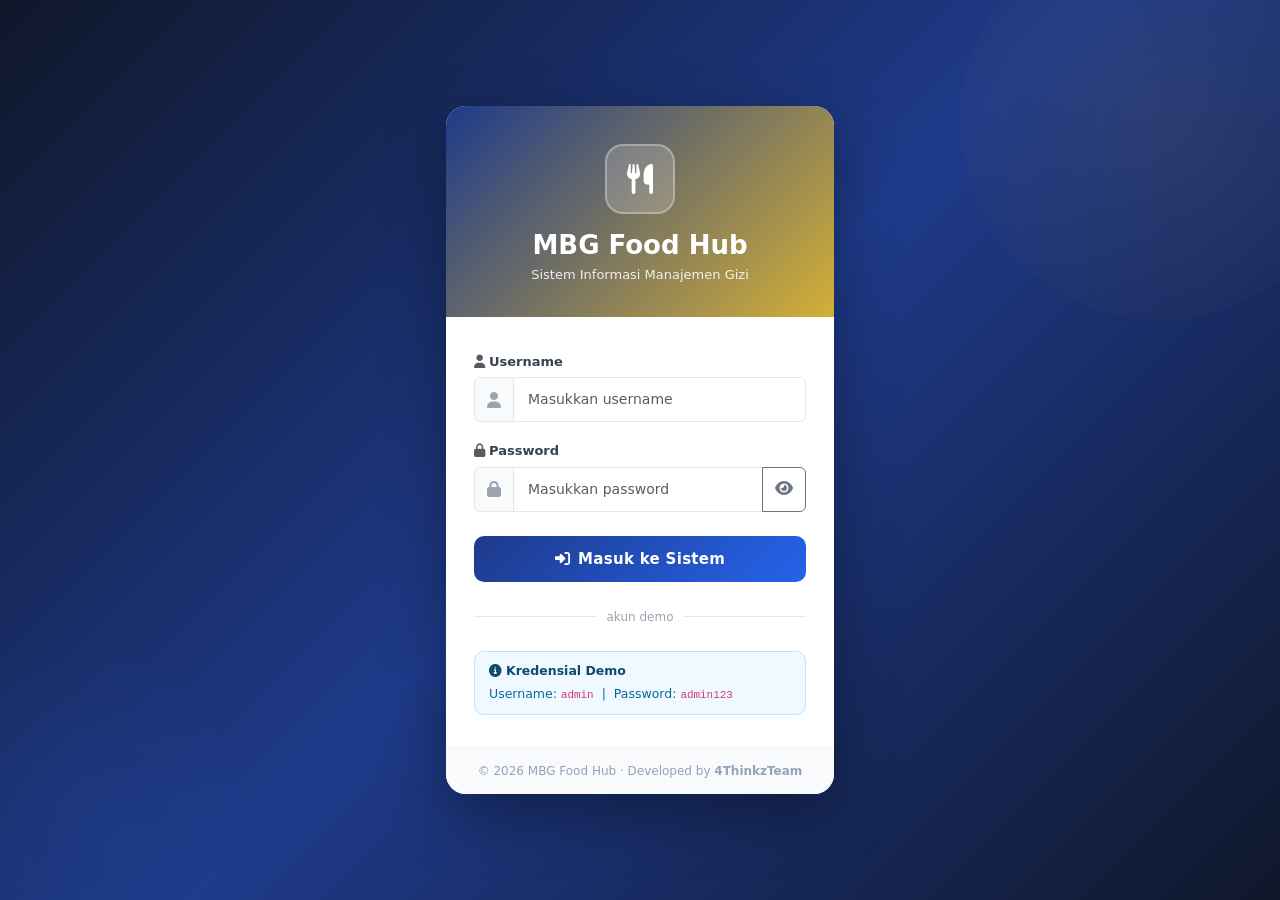
<file: s/simGizi_Dapur_4Thinkz team/FRONT END/index.html>
<!DOCTYPE html>
<html lang="id">
<head>
  <meta charset="UTF-8">
  <meta http-equiv="refresh" content="0; url=login.html">
  <title>MBG Food Hub</title>
</head>
<body>
  <p>Mengalihkan ke halaman login...</p>
</body>
</html>
</file>
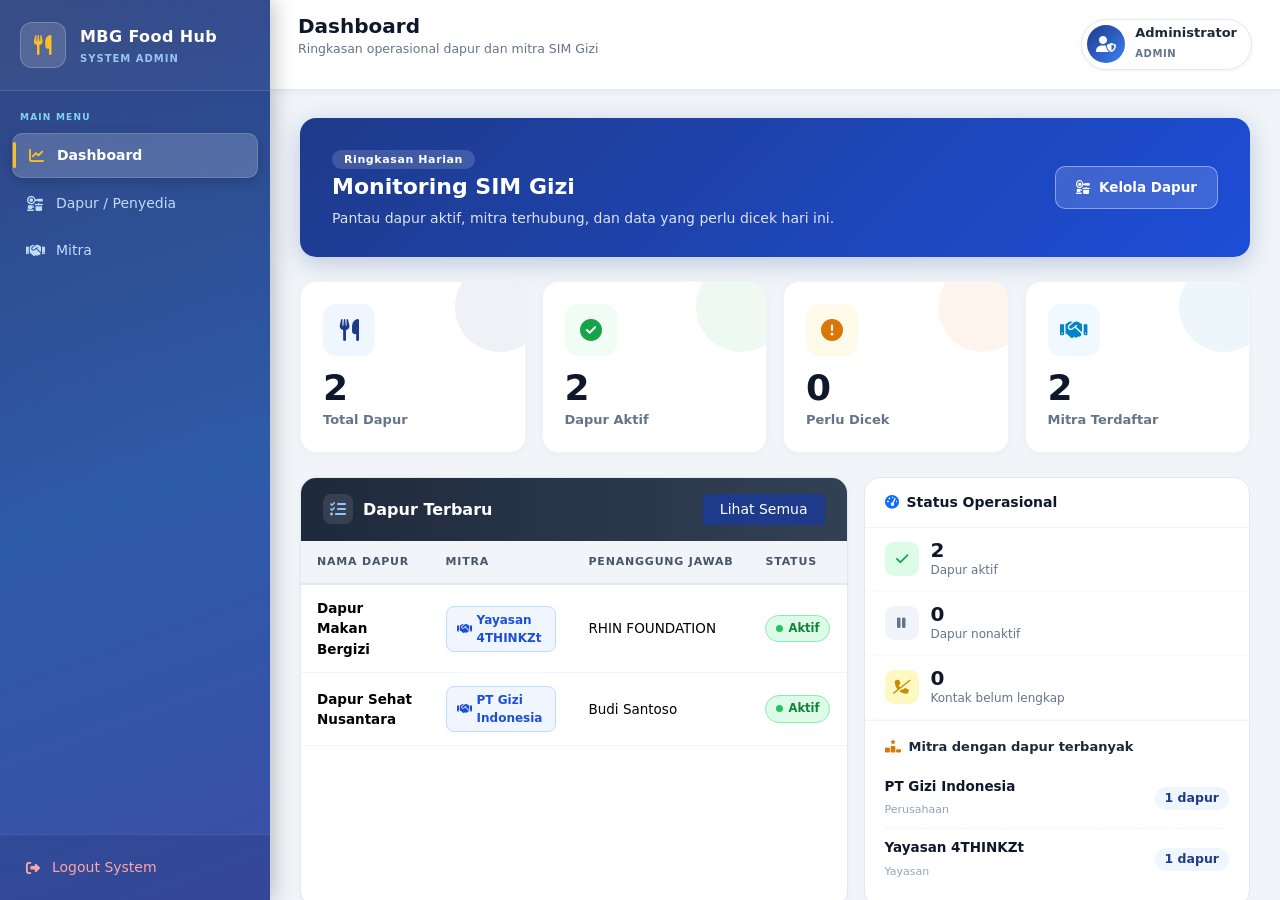
<file: s/simGizi_Dapur_4Thinkz team/FRONT END/dashboard.html>
<!DOCTYPE html>
<html lang="id">
<head>
  <meta charset="UTF-8" />
  <meta name="viewport" content="width=device-width, initial-scale=1.0"/>
  <title>Dashboard - MBG Food Hub</title>
  <link href="https://cdn.jsdelivr.net/npm/bootstrap@5.3.3/dist/css/bootstrap.min.css" rel="stylesheet">
  <link href="https://cdnjs.cloudflare.com/ajax/libs/font-awesome/6.5.2/css/all.min.css" rel="stylesheet">
  <link rel="stylesheet" href="style.css">
</head>
<body>
<div class="app-wrapper">
  <div id="sidebarOverlay" onclick="toggleSidebar()"></div>
  <aside id="appSidebar">
    <div class="sidebar-brand">
      <div class="sidebar-brand-icon"><i class="fa-solid fa-utensils"></i></div>
      <div>
        <div class="sidebar-brand-title">MBG Food Hub</div>
        <span class="sidebar-brand-sub">System Admin</span>
      </div>
    </div>
    <nav class="sidebar-nav">
      <div class="sidebar-section-label">Main Menu</div>
      <ul class="sidebar-menu">
        <li>
          <a href="dashboard.html" class="active">
            <i class="fa-solid fa-chart-line"></i><span>Dashboard</span>
          </a>
        </li>
        <li>
          <a href="dapur.html">
            <i class="fa-solid fa-kitchen-set"></i><span>Dapur / Penyedia</span>
          </a>
        </li>
        <li>
          <a href="mitra.html">
            <i class="fa-solid fa-handshake"></i><span>Mitra</span>
          </a>
        </li>
      </ul>
    </nav>

    <div class="sidebar-footer">
      <a href="login.html" id="logoutBtn">
        <i class="fa-solid fa-right-from-bracket"></i><span>Logout System</span>
      </a>
    </div>
  </aside>

  <main class="main-content">

    <header class="topbar">
      <div class="d-flex align-items-center">
        <button class="hamburger-btn" onclick="toggleSidebar()">
          <i class="fa-solid fa-bars"></i>
        </button>
        <div>
          <h4 class="topbar-title">Dashboard</h4>
          <p class="topbar-sub">Ringkasan operasional dapur dan mitra SIM Gizi</p>
        </div>
      </div>
      <a class="user-badge" href="#">
        <div class="user-avatar"><i class="fa-solid fa-user-shield"></i></div>
        <div>
          <p class="user-name" id="adminName">Administrator</p>
          <span class="user-role">Admin</span>
        </div>
      </a>
    </header>

    <div class="page-content">

      <div class="dashboard-hero mb-4">
        <div>
          <span class="section-label">Ringkasan Harian</span>
          <h3>Monitoring SIM Gizi</h3>
          <p>Pantau dapur aktif, mitra terhubung, dan data yang perlu dicek hari ini.</p>
        </div>
        <a href="dapur.html" class="btn-hero mt-3 mt-md-0">
          <i class="fa-solid fa-kitchen-set"></i>Kelola Dapur
        </a>
      </div>

      <div class="row g-3 mb-4">
        <div class="col-6 col-lg-3">
          <div class="stat-card stat-blue">
            <div class="stat-icon"><i class="fa-solid fa-utensils"></i></div>
            <div class="stat-value">2</div>
            <div class="stat-label">Total Dapur</div>
          </div>
        </div>
        <div class="col-6 col-lg-3">
          <div class="stat-card stat-green">
            <div class="stat-icon"><i class="fa-solid fa-check-circle"></i></div>
            <div class="stat-value">2</div>
            <div class="stat-label">Dapur Aktif</div>
          </div>
        </div>
        <div class="col-6 col-lg-3">
          <div class="stat-card stat-amber">
            <div class="stat-icon"><i class="fa-solid fa-circle-exclamation"></i></div>
            <div class="stat-value">0</div>
            <div class="stat-label">Perlu Dicek</div>
          </div>
        </div>
        <div class="col-6 col-lg-3">
          <div class="stat-card stat-info">
            <div class="stat-icon"><i class="fa-solid fa-handshake"></i></div>
            <div class="stat-value">2</div>
            <div class="stat-label">Mitra Terdaftar</div>
          </div>
        </div>
      </div>

      <div class="row g-3">

        
        <div class="col-lg-7">
          <div class="data-card h-100">
            <div class="data-card-header">
              <h5>
                <span class="header-icon"><i class="fa-solid fa-list-check"></i></span>
                Dapur Terbaru
              </h5>
              <a href="dapur.html" class="btn btn-sm btn-primary px-3">Lihat Semua</a>
            </div>
            <div class="table-responsive">
              <table class="table app-table mb-0">
                <thead>
                  <tr>
                    <th>Nama Dapur</th>
                    <th>Mitra</th>
                    <th>Penanggung Jawab</th>
                    <th>Status</th>
                  </tr>
                </thead>
                <tbody>
                  <tr>
                    <td class="fw-semibold">Dapur Makan Bergizi</td>
                    <td><span class="partner-tag"><i class="fa-solid fa-handshake"></i>Yayasan 4THINKZt</span></td>
                    <td>RHIN FOUNDATION</td>
                    <td><span class="status-pill active"><span class="status-dot active"></span>Aktif</span></td>
                  </tr>
                  <tr>
                    <td class="fw-semibold">Dapur Sehat Nusantara</td>
                    <td><span class="partner-tag"><i class="fa-solid fa-handshake"></i>PT Gizi Indonesia</span></td>
                    <td>Budi Santoso</td>
                    <td><span class="status-pill active"><span class="status-dot active"></span>Aktif</span></td>
                  </tr>
                </tbody>
              </table>
            </div>
          </div>
        </div>

        <div class="col-lg-5">
          <div class="status-panel h-100">
            <div class="status-panel-header">
              <i class="fa-solid fa-gauge-high me-2 text-primary"></i>Status Operasional
            </div>

            <div class="status-metric">
              <div class="metric-icon green"><i class="fa-solid fa-check"></i></div>
              <div>
                <div class="metric-value">2</div>
                <div class="metric-label">Dapur aktif</div>
              </div>
            </div>
            <div class="status-metric">
              <div class="metric-icon slate"><i class="fa-solid fa-pause"></i></div>
              <div>
                <div class="metric-value">0</div>
                <div class="metric-label">Dapur nonaktif</div>
              </div>
            </div>
            <div class="status-metric">
              <div class="metric-icon yellow"><i class="fa-solid fa-phone-slash"></i></div>
              <div>
                <div class="metric-value">0</div>
                <div class="metric-label">Kontak belum lengkap</div>
              </div>
            </div>

            <div class="partner-highlight">
              <div class="partner-highlight-title">
                <i class="fa-solid fa-ranking-star" style="color:#d97706"></i>
                Mitra dengan dapur terbanyak
              </div>
              <div class="partner-row">
                <div>
                  <strong>PT Gizi Indonesia</strong>
                  <small>Perusahaan</small>
                </div>
                <span>1 dapur</span>
              </div>
              <div class="partner-row">
                <div>
                  <strong>Yayasan 4THINKZt</strong>
                  <small>Yayasan</small>
                </div>
                <span>1 dapur</span>
              </div>
            </div>
          </div>
        </div>

      </div>
    </div>
  </main>
</div>

<script src="https://cdn.jsdelivr.net/npm/bootstrap@5.3.3/dist/js/bootstrap.bundle.min.js"></script>
<script src="frontend.js"></script>
</body>
</html>
</file>
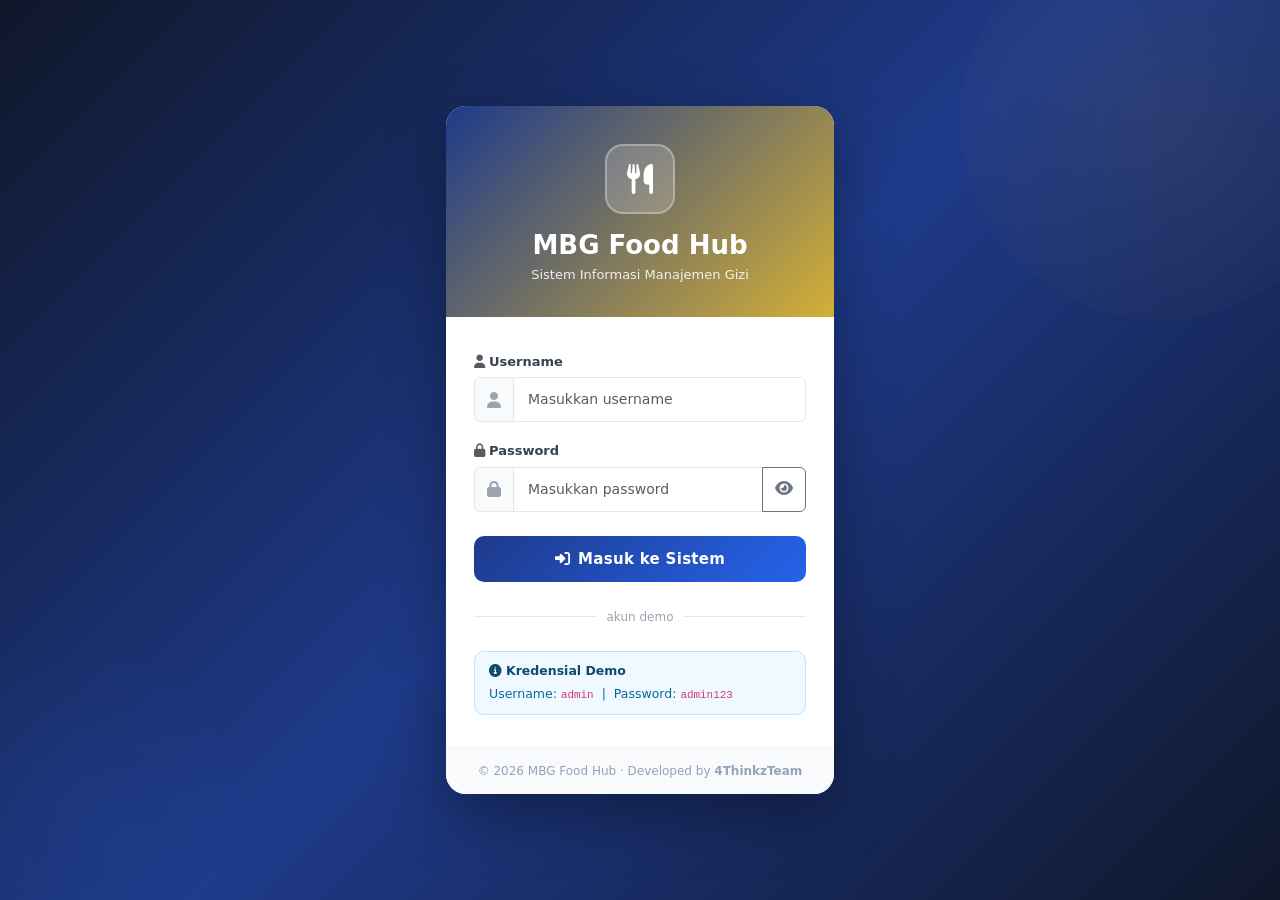
<file: s/simGizi_Dapur_4Thinkz team/FRONT END/login.html>
<!DOCTYPE html>
<html lang="id">
<head>
  <meta charset="UTF-8" />
  <meta name="viewport" content="width=device-width, initial-scale=1.0"/>
  <title>Login - MBG Food Hub</title>
  <link href="https://cdn.jsdelivr.net/npm/bootstrap@5.3.3/dist/css/bootstrap.min.css" rel="stylesheet">
  <link href="https://cdnjs.cloudflare.com/ajax/libs/font-awesome/6.5.2/css/all.min.css" rel="stylesheet">
  <style>
    body {
      min-height: 100vh;
      background: linear-gradient(135deg, #0f172a 0%, #1e3a8a 50%, #0f172a 100%);
      display: flex;
      align-items: center;
      justify-content: center;
      font-family: 'Segoe UI', system-ui, sans-serif;
    }

    body::before, body::after {
      content: '';
      position: fixed;
      border-radius: 50%;
      pointer-events: none;
    }
    body::before {
      width: 400px; height: 400px;
      background: radial-gradient(circle, rgba(251,191,36,.07), transparent);
      top: -80px; right: -80px;
    }
    body::after {
      width: 300px; height: 300px;
      background: radial-gradient(circle, rgba(59,130,246,.06), transparent);
      bottom: -60px; left: -60px;
    }

    .login-box {
      width: 100%;
      max-width: 420px;
      padding: 16px;
    }

    .login-card {
      background: #fff;
      border-radius: 20px;
      overflow: hidden;
      box-shadow: 0 20px 60px rgba(0,0,0,.35);
      transition: transform .3s;
    }

    .login-card:hover { transform: translateY(-4px); }

    .login-header {
      background: linear-gradient(135deg, #1e3a8a 0%, #d4af37 100%);
      color: #fff;
      padding: 38px 24px 32px;
      text-align: center;
    }

    .header-icon-wrap {
      width: 70px; height: 70px;
      border-radius: 18px;
      background: rgba(255,255,255,.18);
      border: 2px solid rgba(255,255,255,.3);
      display: flex; align-items: center; justify-content: center;
      font-size: 30px;
      margin: 0 auto 16px;
    }

    .login-header h1 { font-size: 26px; font-weight: 800; margin: 0 0 4px; }
    .login-header p  { font-size: 13px; opacity: .88; margin: 0; }

    .login-body { padding: 32px 28px; }

    .form-label { font-weight: 700; font-size: 13px; color: #374151; margin-bottom: 6px; }

    .input-group-text {
      background: #f8fafc;
      border-color: #e5e7eb;
      color: #9ca3af;
    }

    .form-control {
      border-color: #e5e7eb;
      font-size: 14px;
      padding: 11px 14px;
    }

    .form-control:focus {
      border-color: #1e3a8a;
      box-shadow: 0 0 0 .2rem rgba(30,58,138,.15);
    }

    .btn-login {
      background: linear-gradient(135deg, #1e3a8a, #2563eb);
      border: none;
      color: #fff;
      font-weight: 700;
      font-size: 15px;
      padding: 12px;
      border-radius: 10px;
      width: 100%;
      transition: all .25s;
      letter-spacing: .3px;
    }

    .btn-login:hover {
      background: linear-gradient(135deg, #162d70, #1d4ed8);
      transform: translateY(-1px);
      box-shadow: 0 6px 20px rgba(30,58,138,.35);
    }

    .divider { display: flex; align-items: center; gap: 10px; margin: 18px 0; }
    .divider hr { flex: 1; border-color: #e5e7eb; opacity: 1; }
    .divider span { font-size: 12px; color: #9ca3af; white-space: nowrap; }

    .demo-badge {
      background: #f0f9ff;
      border: 1px solid #bae6fd;
      border-radius: 10px;
      padding: 10px 14px;
      font-size: 12.5px;
      color: #0369a1;
    }

    .demo-badge strong { display: block; font-weight: 700; color: #0c4a6e; margin-bottom: 4px; }

    .login-footer {
      background: #f8fafc;
      border-top: 1px solid #f1f5f9;
      padding: 14px 24px;
      text-align: center;
      font-size: 12px;
      color: #94a3b8;
    }

    .alert-danger { font-size: 13px; border-radius: 10px; }
  </style>
</head>
<body>
  <div class="login-box">
    <div class="login-card">
      <div class="login-header">
        <div class="header-icon-wrap">
          <i class="fa-solid fa-utensils"></i>
        </div>
        <h1>MBG Food Hub</h1>
        <p>Sistem Informasi Manajemen Gizi</p>
      </div>

      <div class="login-body">
        <div class="alert alert-danger d-none" id="loginError">
          <i class="fa-solid fa-triangle-exclamation me-2"></i>Username atau password salah.
        </div>

        <div class="mb-3">
          <label class="form-label" for="username">
            <i class="fa-solid fa-user me-1 text-muted"></i>Username
          </label>
          <div class="input-group">
            <span class="input-group-text"><i class="fa-solid fa-user"></i></span>
            <input type="text" id="username" class="form-control" placeholder="Masukkan username" required>
          </div>
        </div>

        <div class="mb-4">
          <label class="form-label" for="password">
            <i class="fa-solid fa-lock me-1 text-muted"></i>Password
          </label>
          <div class="input-group">
            <span class="input-group-text"><i class="fa-solid fa-lock"></i></span>
            <input type="password" id="password" class="form-control" placeholder="Masukkan password" required>
            <button class="btn btn-outline-secondary" type="button" id="togglePwd" tabindex="-1">
              <i class="fa-solid fa-eye" id="eyeIcon"></i>
            </button>
          </div>
        </div>

        <button class="btn-login" id="loginBtn" onclick="doLogin()">
          <i class="fa-solid fa-right-to-bracket me-2"></i>Masuk ke Sistem
        </button>

        <div class="divider"><hr><span>akun demo</span><hr></div>

        <div class="demo-badge">
          <strong><i class="fa-solid fa-info-circle me-1"></i>Kredensial Demo</strong>
          Username: <code>admin</code> &nbsp;|&nbsp; Password: <code>admin123</code>
        </div>
      </div>

      <div class="login-footer">
        &copy; 2026 MBG Food Hub · Developed by <strong>4ThinkzTeam</strong>
      </div>
    </div>
  </div>

  <script src="https://cdn.jsdelivr.net/npm/bootstrap@5.3.3/dist/js/bootstrap.bundle.min.js"></script>
  <script>
    document.getElementById('togglePwd').addEventListener('click', function () {
      const pwd = document.getElementById('password');
      const icon = document.getElementById('eyeIcon');
      if (pwd.type === 'password') {
        pwd.type = 'text';
        icon.className = 'fa-solid fa-eye-slash';
      } else {
        pwd.type = 'password';
        icon.className = 'fa-solid fa-eye';
      }
    });
    function doLogin() {
      const u = document.getElementById('username').value.trim();
      const p = document.getElementById('password').value;
      const err = document.getElementById('loginError');

      if (u === 'admin' && p === 'admin123') {
        localStorage.setItem('isLoggedIn', 'true');
        localStorage.setItem('username', u);
        localStorage.setItem('loginTime', new Date().toISOString());
        err.classList.add('d-none');
        window.location.href = 'dashboard.html';
      } else {
        err.classList.remove('d-none');
      }
    }
    document.addEventListener('keydown', e => { if (e.key === 'Enter') doLogin(); });
  </script>
</body>
</html>
</file>
<file: s/simGizi_Dapur_4Thinkz team/FRONT END/style.css>
:root {
  --primary:   #1e3a8a;
  --primary-dark: #162d70;
  --secondary: #d4af37;
  --accent:    #fbbf24;
  --success:   #16a34a;
  --danger:    #dc2626;
  --warning:   #d97706;
  --info:      #0284c7;
  --bg-page:   #f1f5f9;
  --sidebar-w: 270px;
}


* { box-sizing: border-box; margin: 0; padding: 0; }

body {
  font-family: 'Segoe UI', system-ui, -apple-system, sans-serif;
  background: var(--bg-page);
  color: #1e293b;
  overflow-x: hidden;
}


::-webkit-scrollbar { width: 5px; height: 5px; }
::-webkit-scrollbar-track { background: transparent; }
::-webkit-scrollbar-thumb { background: #cbd5e1; border-radius: 4px; }
::-webkit-scrollbar-thumb:hover { background: #94a3b8; }


.app-wrapper {
  display: flex;
  height: 100vh;
  overflow: hidden;
}


#appSidebar {
  width: var(--sidebar-w);
  min-width: var(--sidebar-w);
  background: linear-gradient(160deg, #1e3a8a 0%, #2d5aa8 55%, #3b4fa8 100%);
  display: flex;
  flex-direction: column;
  height: 100vh;
  overflow: hidden;
  box-shadow: 3px 0 20px rgba(0,0,0,.25);
  position: relative;
  transition: transform .3s ease;
  z-index: 40;
}


#appSidebar::before {
  content: '';
  position: absolute; inset: 0;
  background: radial-gradient(circle at top left, rgba(251,191,36,.08), transparent 60%);
  pointer-events: none;
}


.sidebar-brand {
  display: flex;
  align-items: center;
  gap: 14px;
  padding: 22px 20px;
  border-bottom: 1px solid rgba(255,255,255,.12);
  background: rgba(255,255,255,.04);
}

.sidebar-brand-icon {
  width: 46px; height: 46px;
  border-radius: 12px;
  background: rgba(255,255,255,.15);
  border: 1.5px solid rgba(255,255,255,.22);
  display: flex; align-items: center; justify-content: center;
  font-size: 20px;
  color: var(--accent);
  flex-shrink: 0;
  transition: background .3s;
}

.sidebar-brand-icon:hover { background: rgba(251,191,36,.2); }

.sidebar-brand-title {
  color: #fff;
  font-size: 16px;
  font-weight: 700;
  letter-spacing: .4px;
  animation: glowPulse 3.5s ease-in-out infinite;
}

.sidebar-brand-sub {
  color: #93c5fd;
  font-size: 10px;
  font-weight: 600;
  text-transform: uppercase;
  letter-spacing: 1px;
  display: block;
  margin-top: 2px;
}

@keyframes glowPulse {
  0%,100% { text-shadow: 0 0 4px rgba(251,191,36,.25); opacity:.85; }
  50%      { text-shadow: 0 0 14px rgba(251,191,36,.8); opacity:1; }
}

.sidebar-nav {
  flex: 1;
  overflow-y: auto;
  padding: 16px 12px;
}

.sidebar-section-label {
  font-size: 9px;
  font-weight: 700;
  color: #7dd3fc;
  text-transform: uppercase;
  letter-spacing: 1.2px;
  padding: 0 8px;
  margin-bottom: 8px;
  margin-top: 4px;
}

.sidebar-menu {
  list-style: none;
  padding: 0; margin: 0;
}

.sidebar-menu li + li { margin-top: 4px; }

.sidebar-menu a {
  display: flex;
  align-items: center;
  gap: 12px;
  padding: 11px 14px;
  border-radius: 10px;
  color: #bfdbfe;
  text-decoration: none;
  font-size: 14px;
  font-weight: 500;
  transition: all .25s;
  position: relative;
}

.sidebar-menu a i { width: 18px; text-align: center; font-size: 15px; transition: color .25s; }

.sidebar-menu a:hover {
  background: rgba(255,255,255,.1);
  color: #fff;
  transform: translateX(3px);
}

.sidebar-menu a:hover i { color: var(--accent); }

.sidebar-menu a.active {
  background: rgba(255,255,255,.18);
  color: #fff;
  font-weight: 600;
  border: 1px solid rgba(255,255,255,.15);
  box-shadow: 0 3px 12px rgba(0,0,0,.18);
}

.sidebar-menu a.active i { color: var(--accent); }

.sidebar-menu a.active::before {
  content: '';
  position: absolute; left: 0; top: 20%; bottom: 20%;
  width: 3px;
  background: var(--accent);
  border-radius: 2px;
}

.sidebar-footer {
  padding: 12px;
  border-top: 1px solid rgba(255,255,255,.1);
  background: rgba(0,0,0,.1);
}

.sidebar-footer a {
  display: flex;
  align-items: center;
  gap: 12px;
  padding: 10px 14px;
  border-radius: 10px;
  color: #fca5a5;
  text-decoration: none;
  font-size: 14px;
  font-weight: 500;
  transition: all .25s;
}

.sidebar-footer a:hover {
  background: rgba(239,68,68,.15);
  color: #fecaca;
  transform: translateX(3px);
}

.main-content {
  flex: 1;
  display: flex;
  flex-direction: column;
  overflow: hidden;
  min-width: 0;
}


.topbar {
  background: rgba(255,255,255,.97);
  backdrop-filter: blur(10px);
  border-bottom: 1px solid #e2e8f0;
  padding: 14px 28px;
  display: flex;
  justify-content: space-between;
  align-items: center;
  flex-shrink: 0;
  box-shadow: 0 1px 8px rgba(0,0,0,.06);
  z-index: 10;
}

.topbar-title { font-size: 20px; font-weight: 800; color: #0f172a; margin: 0; }
.topbar-sub   { font-size: 12.5px; color: #64748b; margin-top: 2px; font-weight: 500; }

.hamburger-btn {
  display: none;
  border: 1px solid #e2e8f0;
  background: #fff;
  color: #475569;
  border-radius: 8px;
  width: 38px; height: 38px;
  align-items: center; justify-content: center;
  cursor: pointer;
  font-size: 16px;
  margin-right: 12px;
  transition: all .2s;
}
.hamburger-btn:hover { border-color: var(--primary); color: var(--primary); }


.user-badge {
  display: flex;
  align-items: center;
  gap: 10px;
  background: #fff;
  border: 1px solid #e2e8f0;
  border-radius: 50px;
  padding: 5px 14px 5px 5px;
  cursor: pointer;
  box-shadow: 0 1px 4px rgba(0,0,0,.06);
  transition: all .25s;
  text-decoration: none;
  flex-shrink: 0;
}

.user-badge:hover { box-shadow: 0 3px 12px rgba(0,0,0,.1); border-color: rgba(30,58,138,.2); }

.user-avatar {
  width: 38px; height: 38px;
  border-radius: 50%;
  background: linear-gradient(135deg, var(--primary), #3b82f6);
  color: #fff;
  display: flex; align-items: center; justify-content: center;
  font-size: 16px;
  flex-shrink: 0;
}

.user-name { font-size: 13px; font-weight: 700; color: #1e293b; margin: 0; line-height: 1.2; }
.user-role { font-size: 10px; color: #64748b; font-weight: 600; text-transform: uppercase; letter-spacing: .6px; }


.page-content {
  flex: 1;
  overflow-y: auto;
  padding: 28px 30px;
}


.stat-card {
  background: #fff;
  border-radius: 16px;
  padding: 22px;
  border: 1px solid #f1f5f9;
  box-shadow: 0 1px 6px rgba(0,0,0,.04);
  transition: all .3s;
  position: relative;
  overflow: hidden;
}

.stat-card::after {
  content: '';
  position: absolute;
  top: -20px; right: -20px;
  width: 90px; height: 90px;
  border-radius: 50%;
  opacity: .07;
  transition: transform .3s;
}

.stat-card:hover { box-shadow: 0 8px 28px rgba(0,0,0,.1); transform: translateY(-3px); }
.stat-card:hover::after { transform: scale(1.2); }

.stat-icon {
  width: 52px; height: 52px;
  border-radius: 13px;
  display: flex; align-items: center; justify-content: center;
  font-size: 22px;
  margin-bottom: 14px;
  transition: all .3s;
}

.stat-card:hover .stat-icon { transform: scale(1.08); }

.stat-value { font-size: 36px; font-weight: 900; color: #0f172a; line-height: 1; }
.stat-label { font-size: 13px; font-weight: 600; color: #64748b; margin-top: 4px; }

.stat-blue  .stat-icon { background: #eff6ff; color: var(--primary); }
.stat-blue::after  { background: var(--primary); }

.stat-green .stat-icon { background: #f0fdf4; color: var(--success); }
.stat-green::after { background: var(--success); }

.stat-slate .stat-icon { background: #f8fafc; color: #64748b; }
.stat-slate::after { background: #64748b; }

.stat-amber .stat-icon { background: #fffbeb; color: var(--warning); }
.stat-amber::after { background: var(--warning); }

.stat-info  .stat-icon { background: #f0f9ff; color: var(--info); }
.stat-info::after  { background: var(--info); }


.data-card {
  background: #fff;
  border-radius: 16px;
  border: 1px solid #e2e8f0;
  box-shadow: 0 1px 6px rgba(0,0,0,.04);
  overflow: hidden;
}

.data-card-header {
  background: linear-gradient(to right, #1e293b, #334155);
  padding: 16px 22px;
  display: flex;
  justify-content: space-between;
  align-items: center;
  gap: 12px;
  flex-wrap: wrap;
}

.data-card-header h5 {
  color: #fff;
  font-size: 16px;
  font-weight: 700;
  margin: 0;
  display: flex;
  align-items: center;
  gap: 10px;
}

.data-card-header h5 .header-icon {
  width: 30px; height: 30px;
  background: rgba(255,255,255,.1);
  border-radius: 8px;
  display: flex; align-items: center; justify-content: center;
  color: #93c5fd;
}


.filter-bar {
  background: #f8fafc;
  border-bottom: 1px solid #e2e8f0;
  padding: 14px 20px;
}

.app-table { margin: 0; font-size: 13.5px; }

.app-table thead th {
  background: #f1f5f9;
  color: #475569;
  font-size: 11px;
  font-weight: 700;
  text-transform: uppercase;
  letter-spacing: .8px;
  border-bottom: 2px solid #e2e8f0;
  padding: 13px 16px;
  white-space: nowrap;
}

.app-table tbody tr {
  border-bottom: 1px solid #f1f5f9;
  transition: background .15s;
}

.app-table tbody tr:hover { background: #f8fbff; }

.app-table tbody td { padding: 13px 16px; vertical-align: middle; border: none; }


.row-num { color: #94a3b8; font-weight: 700; font-size: 12px; }


.entity-cell { display: flex; align-items: center; gap: 10px; }

.entity-icon {
  width: 38px; height: 38px;
  border-radius: 10px;
  display: flex; align-items: center; justify-content: center;
  flex-shrink: 0;
  font-size: 16px;
}

.entity-icon.blue   { background: #eff6ff; color: #3b82f6; border: 1px solid #bfdbfe; }
.entity-icon.orange { background: #fff7ed; color: #f97316; border: 1px solid #fed7aa; }
.entity-icon.purple { background: #faf5ff; color: #9333ea; border: 1px solid #e9d5ff; }
.entity-icon.teal   { background: #f0fdfa; color: #0d9488; border: 1px solid #99f6e4; }

.entity-name { font-weight: 700; font-size: 14px; color: #0f172a; }
.entity-sub  { font-size: 12px; color: #64748b; margin-top: 1px; }

.avatar-badge {
  width: 32px; height: 32px;
  border-radius: 50%;
  display: flex; align-items: center; justify-content: center;
  font-size: 11px;
  font-weight: 700;
  flex-shrink: 0;
}

.avatar-badge.indigo { background: #eef2ff; color: #4338ca; border: 1px solid #c7d2fe; }
.avatar-badge.orange { background: #fff7ed; color: #c2410c; border: 1px solid #fed7aa; }
.avatar-badge.blue   { background: #eff6ff; color: #1d4ed8; border: 1px solid #bfdbfe; }
.avatar-badge.green  { background: #f0fdf4; color: #15803d; border: 1px solid #bbf7d0; }

.contact-pill {
  display: inline-flex;
  align-items: center;
  gap: 6px;
  background: #f8fafc;
  border: 1px solid #e2e8f0;
  border-radius: 8px;
  padding: 5px 10px;
  font-size: 12.5px;
  font-weight: 600;
  color: #475569;
}


.partner-tag {
  display: inline-flex;
  align-items: center;
  gap: 5px;
  background: #eff6ff;
  border: 1px solid #bfdbfe;
  color: #1d4ed8;
  border-radius: 8px;
  padding: 4px 10px;
  font-size: 12px;
  font-weight: 700;
}


.status-pill {
  display: inline-flex;
  align-items: center;
  gap: 5px;
  border-radius: 50px;
  padding: 4px 10px;
  font-size: 11.5px;
  font-weight: 700;
}

.status-pill.active   { background: #dcfce7; color: #15803d; border: 1px solid #86efac; }
.status-pill.inactive { background: #f1f5f9; color: #64748b; border: 1px solid #cbd5e1; }

.status-dot {
  width: 7px; height: 7px;
  border-radius: 50%;
}

.status-dot.active   { background: #22c55e; animation: pulse 2s infinite; }
.status-dot.inactive { background: #94a3b8; }

@keyframes pulse {
  0%,100% { opacity:1; } 50% { opacity:.5; }
}

/* Action buttons */
.action-group { display: flex; gap: 5px; justify-content: center; }

.btn-act {
  width: 30px; height: 30px;
  border-radius: 8px;
  border: none;
  display: inline-flex; align-items: center; justify-content: center;
  font-size: 12px;
  cursor: pointer;
  transition: all .2s;
}

.btn-act:hover { transform: translateY(-2px); box-shadow: 0 3px 8px rgba(0,0,0,.18); }
.btn-act.view  { background: #e0f2fe; color: #0284c7; }
.btn-act.edit  { background: #dcfce7; color: #16a34a; }
.btn-act.del   { background: #fee2e2; color: #dc2626; }

.data-card-footer {
  border-top: 1px solid #f1f5f9;
  padding: 12px 20px;
  display: flex;
  justify-content: space-between;
  align-items: center;
  font-size: 13px;
}

.data-card-footer .info { color: #64748b; font-weight: 500; }
.data-card-footer .info strong { color: #0f172a; }

.detail-row td {
  background: #f0f9ff !important;
  border-left: 3px solid #0284c7;
  color: #0c4a6e;
  font-size: 13px;
}

.dashboard-hero {
  background: linear-gradient(135deg, var(--primary) 0%, #1d4ed8 100%);
  border-radius: 16px;
  padding: 28px 32px;
  color: #fff;
  display: flex;
  justify-content: space-between;
  align-items: center;
  margin-bottom: 24px;
  box-shadow: 0 6px 24px rgba(30,58,138,.25);
}

.dashboard-hero h3 { font-size: 22px; font-weight: 800; margin: 4px 0 8px; }
.dashboard-hero p  { opacity: .85; font-size: 14px; margin: 0; }
.dashboard-hero .section-label {
  background: rgba(255,255,255,.15);
  border-radius: 50px;
  padding: 3px 12px;
  font-size: 11px;
  font-weight: 700;
  letter-spacing: .6px;
}

.dashboard-hero .btn-hero {
  background: rgba(255,255,255,.15);
  border: 1.5px solid rgba(255,255,255,.4);
  color: #fff;
  border-radius: 10px;
  padding: 10px 20px;
  font-weight: 700;
  font-size: 13.5px;
  text-decoration: none;
  display: inline-flex;
  align-items: center;
  gap: 8px;
  flex-shrink: 0;
  transition: all .25s;
}

.dashboard-hero .btn-hero:hover {
  background: rgba(255,255,255,.25);
  color: #fff;
}

.status-panel { background: #fff; border-radius: 16px; border: 1px solid #e2e8f0; overflow: hidden; }
.status-panel-header { padding: 14px 20px; border-bottom: 1px solid #f1f5f9; font-weight: 700; font-size: 14px; color: #0f172a; }

.status-metric {
  display: flex;
  align-items: center;
  gap: 12px;
  padding: 12px 20px;
  border-bottom: 1px solid #f8fafc;
}

.metric-icon {
  width: 34px; height: 34px;
  border-radius: 9px;
  display: flex; align-items: center; justify-content: center;
  font-size: 14px;
  flex-shrink: 0;
}

.metric-icon.green  { background: #dcfce7; color: #16a34a; }
.metric-icon.slate  { background: #f1f5f9; color: #64748b; }
.metric-icon.yellow { background: #fef9c3; color: #ca8a04; }

.metric-value { font-size: 20px; font-weight: 800; color: #0f172a; line-height: 1; }
.metric-label { font-size: 12px; color: #64748b; margin-top: 1px; }

.partner-highlight { padding: 16px 20px; border-top: 1px solid #f1f5f9; }
.partner-highlight-title { display: flex; align-items: center; gap: 8px; margin-bottom: 12px; font-weight: 700; font-size: 13px; color: #1e293b; }

.partner-row {
  display: flex;
  justify-content: space-between;
  align-items: center;
  padding: 8px 0;
  border-bottom: 1px dashed #f1f5f9;
}

.partner-row:last-child { border: none; }
.partner-row strong { font-size: 13.5px; color: #0f172a; display: block; }
.partner-row small  { color: #94a3b8; font-size: 11px; }
.partner-row span   { font-size: 12.5px; font-weight: 700; color: var(--primary); background: #eff6ff; padding: 2px 10px; border-radius: 50px; }


#sidebarOverlay {
  display: none;
  position: fixed; inset: 0;
  background: rgba(15,23,42,.55);
  backdrop-filter: blur(4px);
  z-index: 35;
}

#sidebarOverlay.show { display: block; }


@media (max-width: 768px) {
  #appSidebar {
    position: fixed;
    left: 0; top: 0;
    transform: translateX(-100%);
  }

  #appSidebar.open { transform: translateX(0); }

  .hamburger-btn { display: flex; }
  .topbar { padding: 12px 16px; }
  .page-content { padding: 16px; }
  .topbar-sub { display: none; }
  .dashboard-hero { flex-direction: column; gap: 16px; text-align: center; }
}


.form-control:focus, .form-select:focus {
  border-color: var(--primary);
  box-shadow: 0 0 0 .2rem rgba(30,58,138,.18);
}

.btn-primary {
  background: var(--primary);
  border-color: var(--primary);
}
.btn-primary:hover {
  background: var(--primary-dark);
  border-color: var(--primary-dark);
}

.input-group-text { background: #f8fafc; color: #94a3b8; }
</file>
